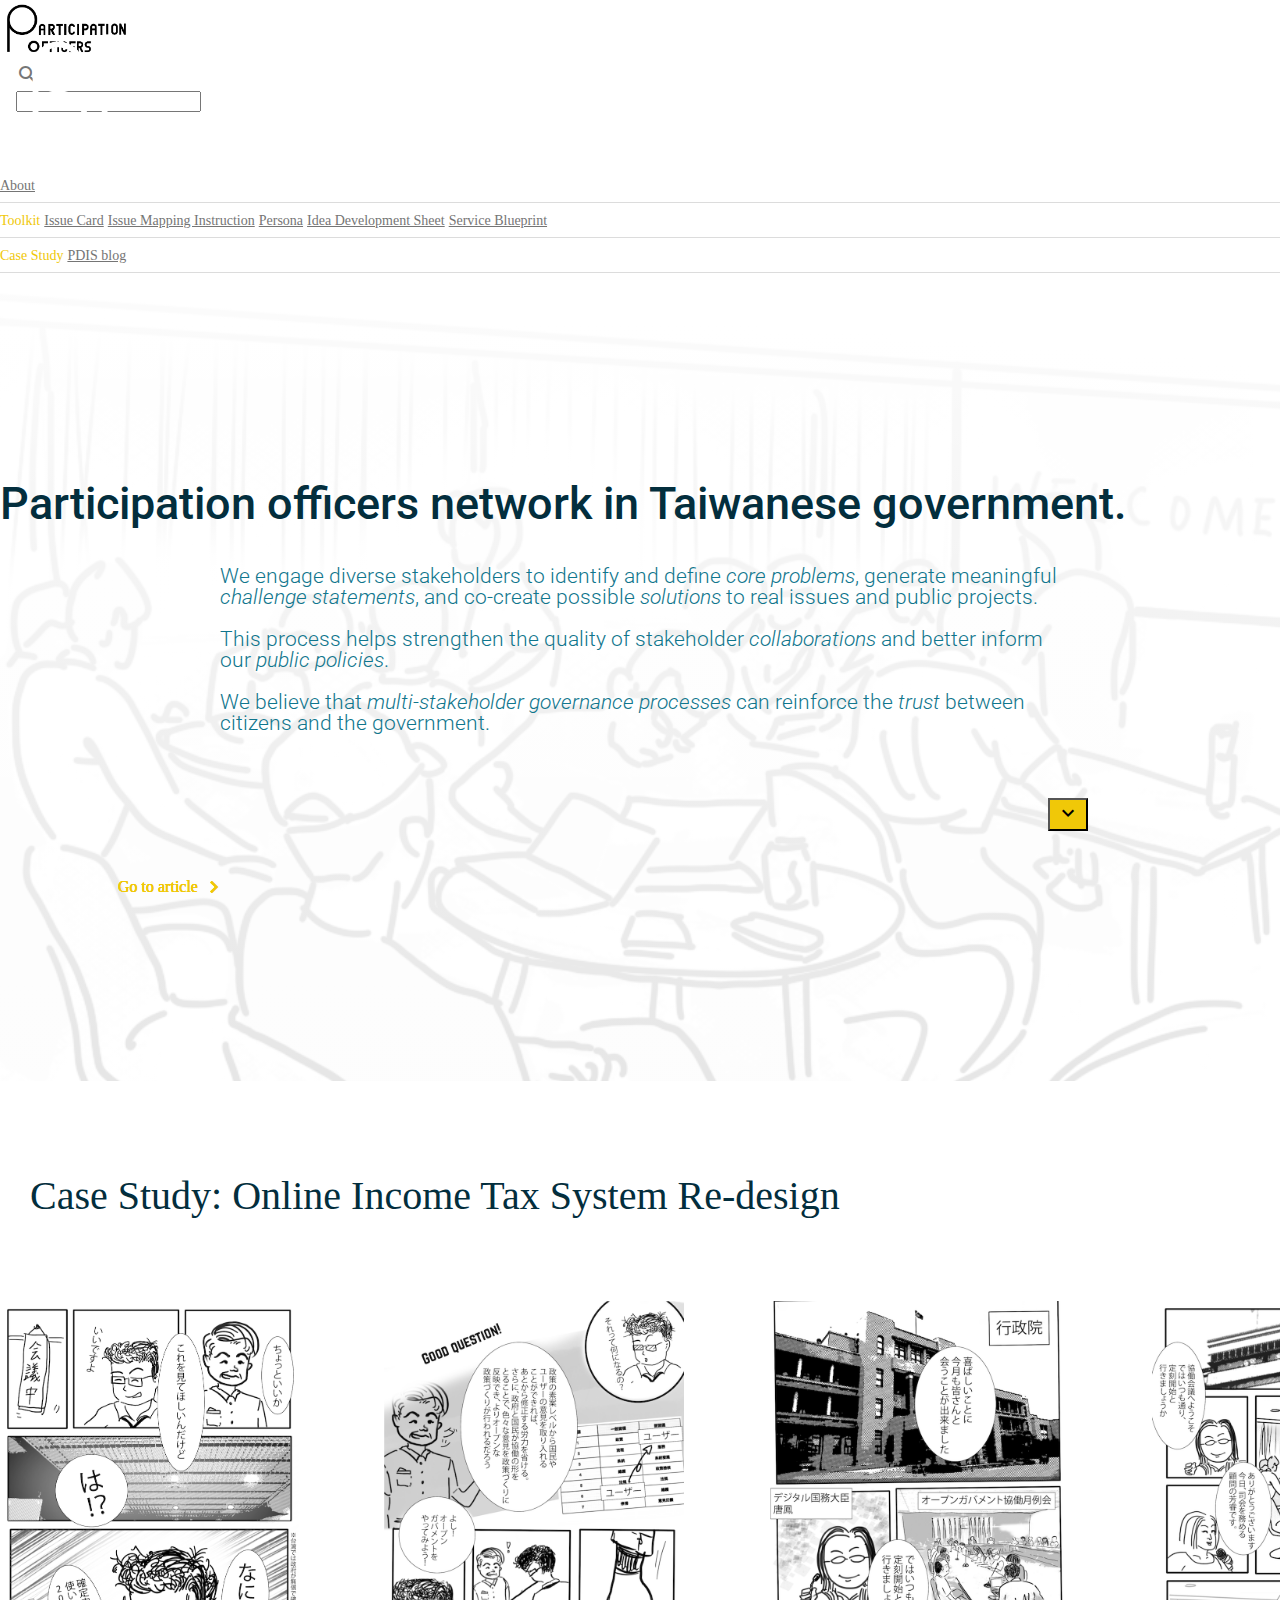
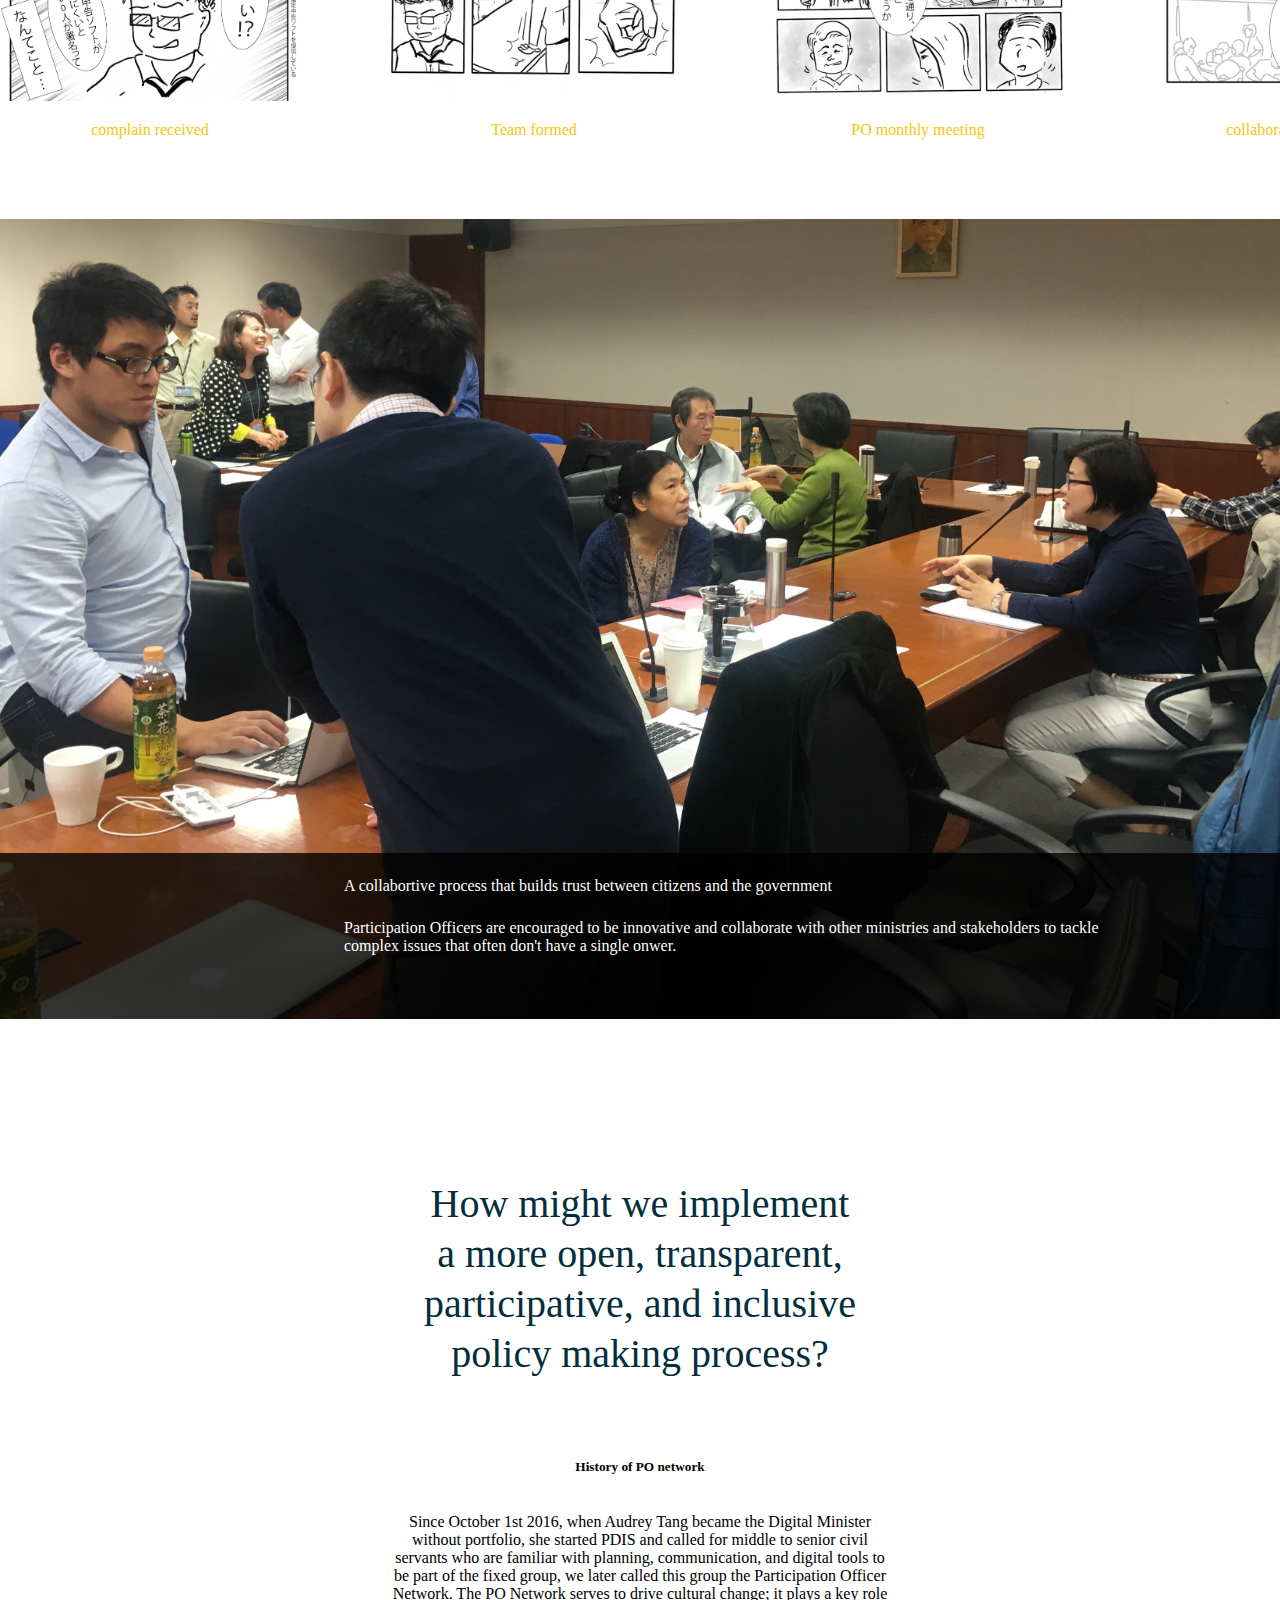
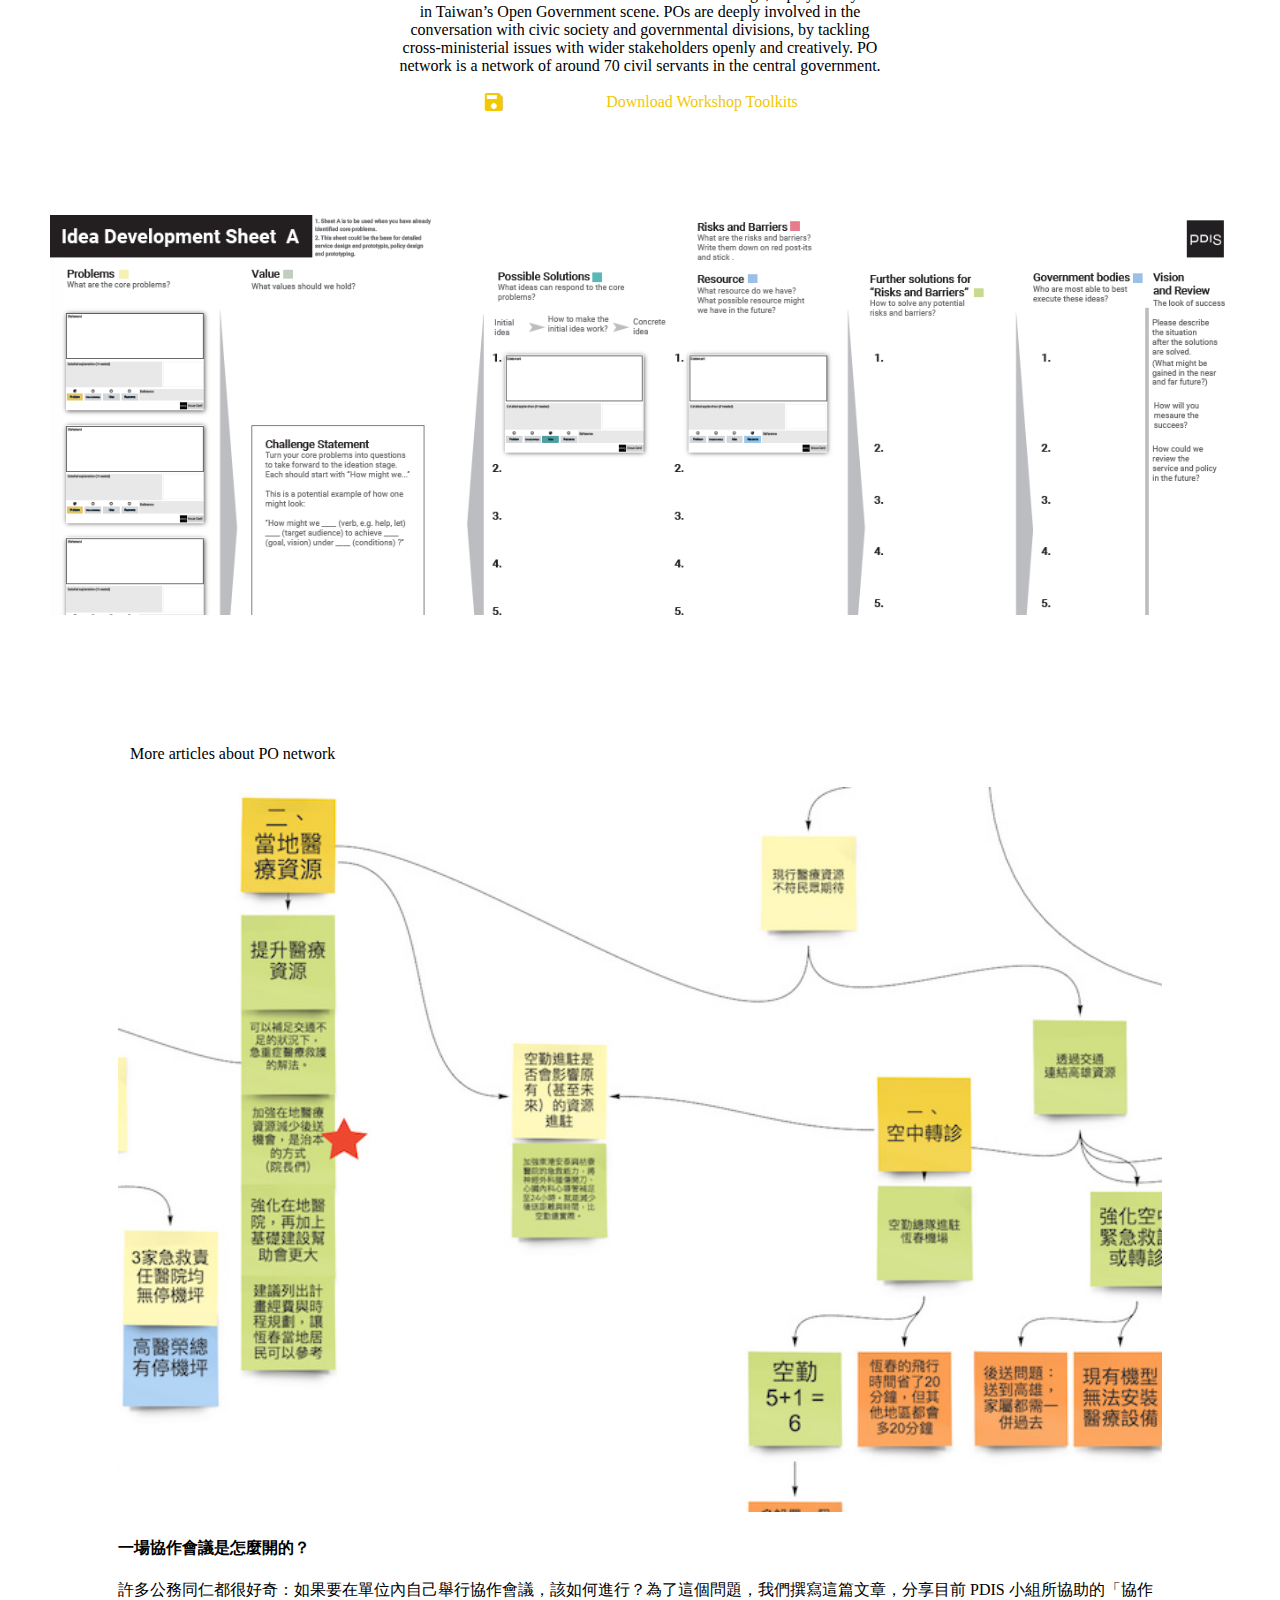
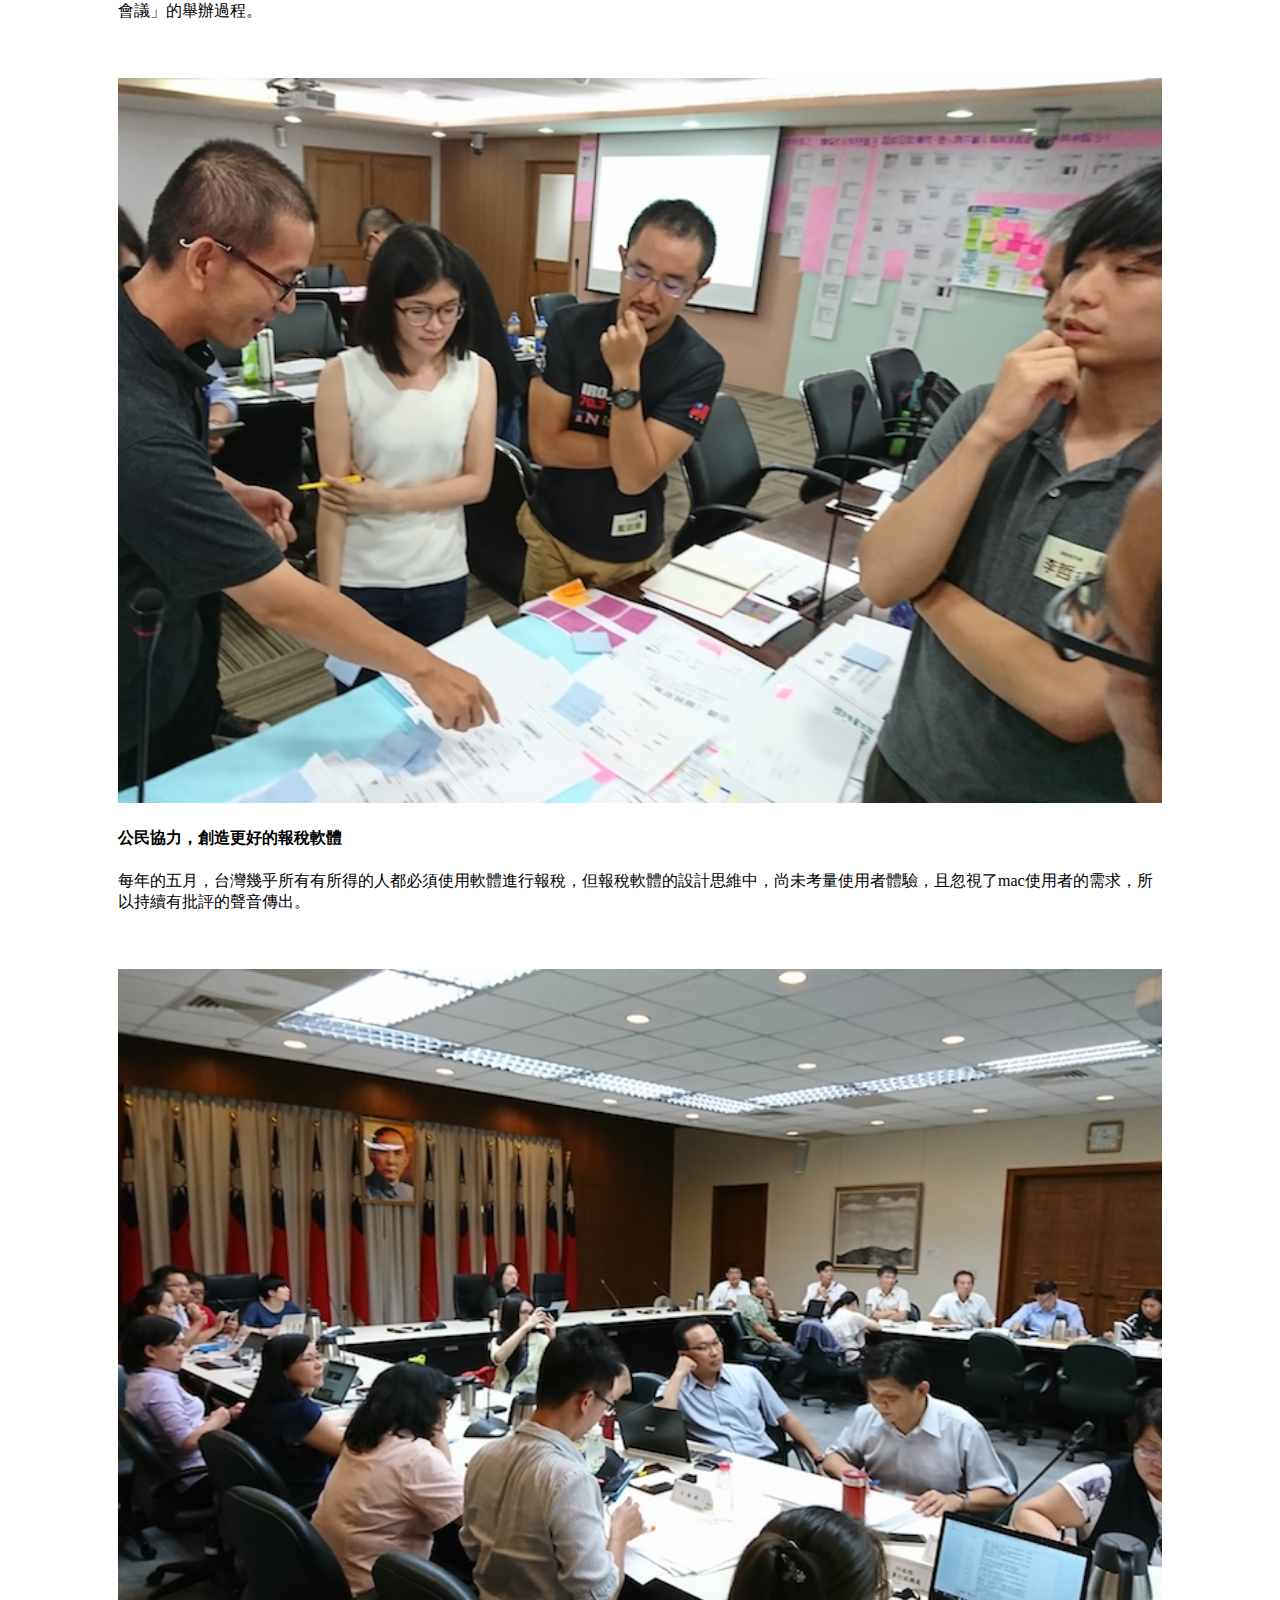
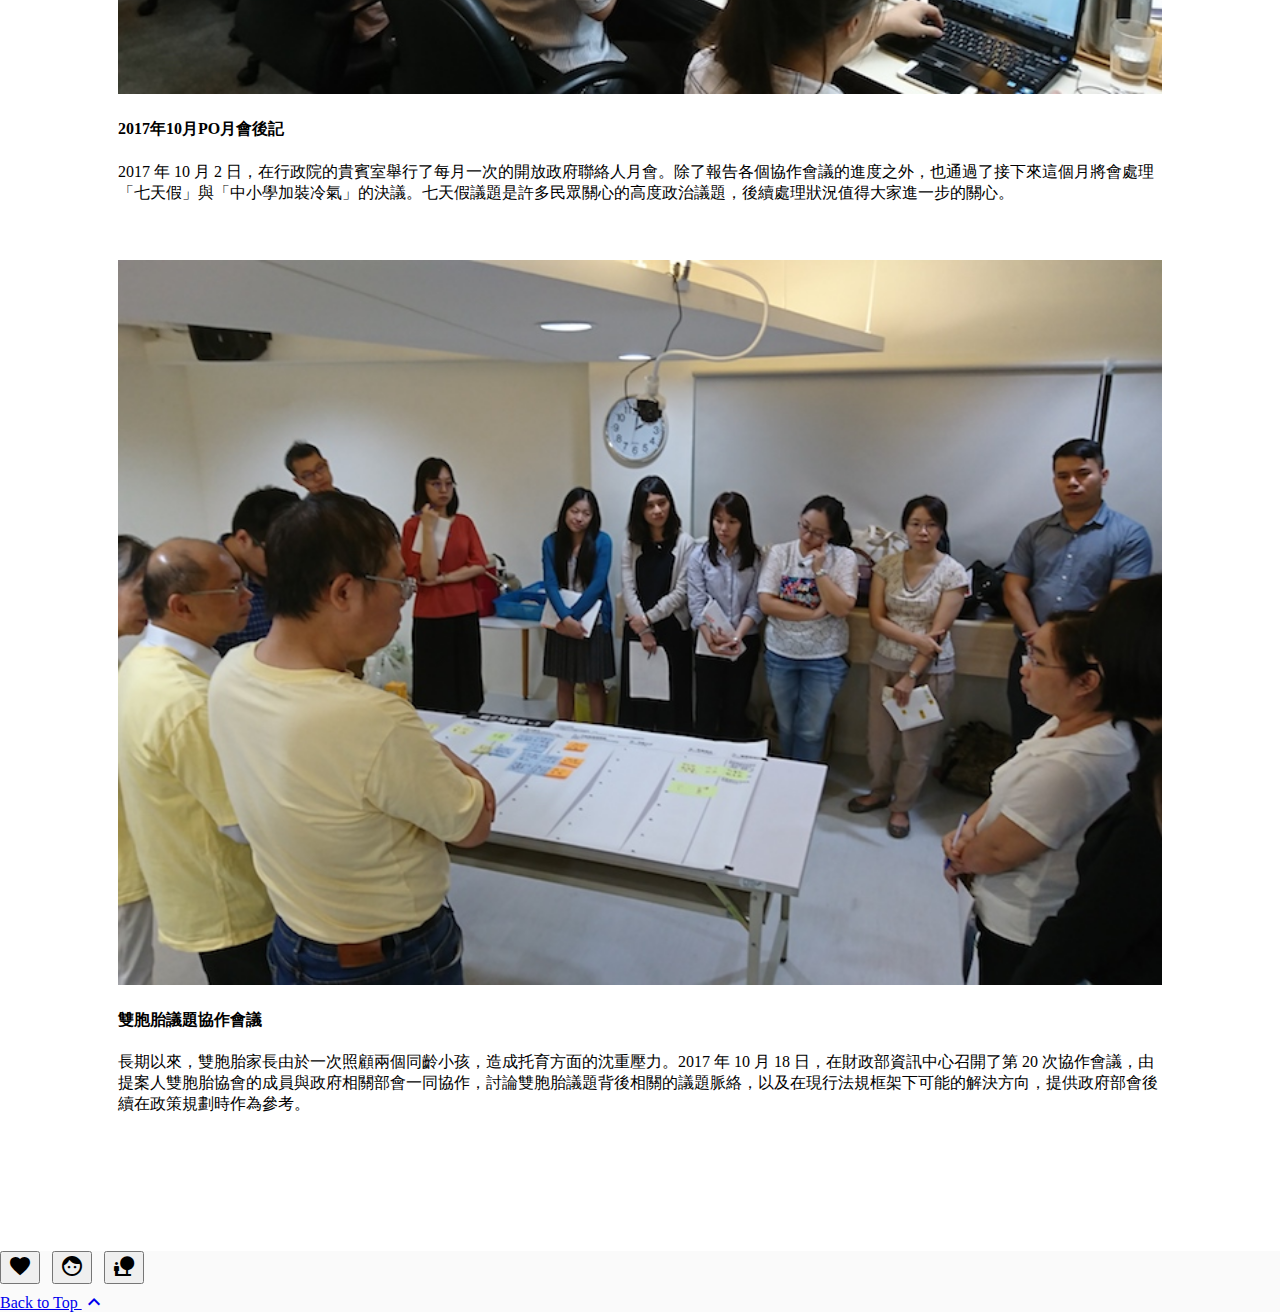
<file: index.html>
<!doctype html>
<!--
  Material Design Lite
  Copyright 2015 Google Inc. All rights reserved.

  Licensed under the Apache License, Version 2.0 (the "License");
  you may not use this file except in compliance with the License.
  You may obtain a copy of the License at

      https://www.apache.org/licenses/LICENSE-2.0

  Unless required by applicable law or agreed to in writing, software
  distributed under the License is distributed on an "AS IS" BASIS,
  WITHOUT WARRANTIES OR CONDITIONS OF ANY KIND, either express or implied.
  See the License for the specific language governing permissions and
  limitations under the License
-->

<html lang="en">
  <head>
    <meta charset="utf-8">
    <meta http-equiv="X-UA-Compatible" content="IE=edge">
    <meta name="description" content="Introducing PO network, a cross-ministries' network in Taiwanese government. ">
    <meta name="viewport" content="width=device-width, initial-scale=1.0, minimum-scale=1.0">
    <title>PO Network</title>

    <!-- Page styles -->
    <link rel="stylesheet" href="https://fonts.googleapis.com/css?family=Roboto:regular,bold,italic,thin,light,bolditalic,black,medium&amp;lang=en">
    <link rel="stylesheet" href="https://fonts.googleapis.com/icon?family=Material+Icons">
    <link rel="stylesheet" href="https://code.getmdl.io/1.3.0/material.min.css">
    <link rel="stylesheet" href="styles.css">
    <style>
    #view-source {
      position: fixed;
      display: block;
      right: 0;
      bottom: 0;
      margin-right: 40px;
      margin-bottom: 40px;
      z-index: 900;
    }
    </style>
  </head>
  <body>
    <div class="mdl-layout mdl-js-layout mdl-layout--fixed-header">

      <div class="android-header mdl-layout__header mdl-layout__header--waterfall">
        <div class="mdl-layout__header-row">
          <span class="android-title mdl-layout-title">
             <a href="./index.html"><img class="android-logo-image" src="images/po-logo.png"></a>
          </span>
          <!-- Add spacer, to align navigation to the right in desktop -->
          <div class="android-header-spacer mdl-layout-spacer"></div>
          <div class="android-search-box mdl-textfield mdl-js-textfield mdl-textfield--expandable mdl-textfield--floating-label mdl-textfield--align-right mdl-textfield--full-width">
            <label class="mdl-button mdl-js-button mdl-button--icon" for="search-field">
              <i class="material-icons">search</i>
            </label>
            <div class="mdl-textfield__expandable-holder">
              <input class="mdl-textfield__input" type="text" id="search-field">
            </div>
          </div>
          <!-- Navigation -->
          <div class="android-navigation-container">
            <nav class="android-navigation mdl-navigation">
              <a class="mdl-navigation__link mdl-typography--text-uppercase" href="./index.html">About</a>
               <a class="mdl-navigation__link mdl-typography--text-uppercase" href="./toolkit.html">Toolkit</a>
              <a class="mdl-navigation__link mdl-typography--text-uppercase" href="">Case study</a>
              <!-- <a class="mdl-navigation__link mdl-typography--text-uppercase" href="">TV</a>
              <a class="mdl-navigation__link mdl-typography--text-uppercase" href="">Auto</a>
              <a class="mdl-navigation__link mdl-typography--text-uppercase" href="">One</a>
              <a class="mdl-navigation__link mdl-typography--text-uppercase" href="">Play</a> -->
            </nav>
          </div>
          <span class="android-mobile-title mdl-layout-title">
            <img class="android-logo-image" src="images/po-logo.png">
          </span>
        </div>
      </div>

      <div class="android-drawer mdl-layout__drawer">
        <span class="mdl-layout-title">
          <img class="android-logo-image" src="images/po-logo-fill-white.png">
        </span>
        <nav class="mdl-navigation">
          <a class="mdl-navigation__link" href="">About</a>
          <!-- <a class="mdl-navigation__link" href="">Tablets</a>
          <a class="mdl-navigation__link" href="">Wear</a>
          <a class="mdl-navigation__link" href="">TV</a>
          <a class="mdl-navigation__link" href="">Auto</a>
          <a class="mdl-navigation__link" href="">One</a>
          <a class="mdl-navigation__link" href="">Play</a> -->
          <div class="android-drawer-separator"></div>
          <span class="mdl-navigation__link"><a href="./toolkit.html">Toolkit</a></span>
          <a class="mdl-navigation__link" href="">Issue Card</a>
          <a class="mdl-navigation__link" href="">Issue Mapping Instruction</a>
          <a class="mdl-navigation__link" href="">Persona</a>
          <a class="mdl-navigation__link" href="">Idea Development Sheet</a>
          <a class="mdl-navigation__link" href="">Service Blueprint</a>
          <div class="android-drawer-separator"></div>
          <span class="mdl-navigation__link" href="">Case Study</span>
          <a class="mdl-navigation__link" target="_blank" href="https://jk.pdis.nat.gov.tw/blog/">PDIS blog</a>
          <div class="android-drawer-separator"></div>
          <!-- <span class="mdl-navigation__link" href="">For developers</span>
          <a class="mdl-navigation__link" href="">App developer resources</a>
          <a class="mdl-navigation__link" href="">Android Open Source Project</a>
          <a class="mdl-navigation__link" href="">Android SDK</a> -->
        </nav>
      </div>

      <div class="android-content mdl-layout__content">
        <a name="top"></a>
        <div class="android-be-together-section mdl-typography--text-center">
          <div class="logo-font android-slogan">Participation officers network in Taiwanese government.</div>
          <div class="logo-font android-sub-slogan">
            We engage diverse stakeholders to
            identify and define <i>core problems</i>,
            generate meaningful <i>challenge statements</i>,
            and co-create possible <i>solutions</i>
            to real issues and public projects.
            <br><br>
            This process helps strengthen the quality of stakeholder <i>collaborations</i>
            and better inform our <i>public policies</i>.
            <br><br>
            We believe that <i>multi-stakeholder governance processes</i> can
            reinforce the <i>trust</i> between citizens and the government. </div>
          <div class="logo-font android-create-character">
            <!-- <a href=""><img src="images/andy.png"> create your android character</a> -->
          </div>

          <a href="#screens">
            <button class="android-fab mdl-button mdl-button--colored mdl-js-button mdl-button--fab mdl-js-ripple-effect">
              <i class="material-icons">expand_more</i>
            </button>
          </a>
        </div>
        <div class="android-screen-section mdl-typography--text-center">          
          <div class="slides-title">         
              Case Study:
              Online Income Tax System
              Re-design
            </div>
          <div class="android-screens">
            <div class="android-tv android-screen">
              <a class="android-image-link" href="">
                <img class="android-screen-image" src="images/po12_jp.png">
              </a>
              <a class="android-link mdl-typography--font-regular mdl-typography--text-uppercase" href="">complain received</a>
            </div>
            <div class="android-tv android-screen">
              <a class="android-image-link" href="">
                <img class="android-screen-image" src="images/po23_jp.png">
              </a>
              <a class="android-link mdl-typography--font-regular mdl-typography--text-uppercase" href="">Team formed</a>
            </div>
            <div class="android-tv android-screen">
              <a class="android-image-link" href="">
                <img class="android-screen-image" src="images/po31_jp.png">
              </a>
              <a class="android-link mdl-typography--font-regular mdl-typography--text-uppercase" href="">PO monthly meeting</a>
            </div>
            <div class="android-tv android-screen">
              <a class="android-image-link" href="">
                <img class="android-screen-image" src="images/po41_jp.png">
              </a>
              <a class="android-link mdl-typography--font-regular mdl-typography--text-uppercase" href="">collaboration workshop</a>
            </div>
            <div class="android-tv android-screen">
              <a class="android-image-link" href="">
                <img class="android-screen-image" src="images/po43_jp.png">
              </a>
              <a class="android-link mdl-typography--font-regular mdl-typography--text-uppercase" href="">all stakeholders collaborate</a>
            </div>
            <div class="android-tv android-screen">
                <a class="android-image-link" href="">
                  <img class="android-screen-image" src="images/po53_jp.png">
                </a>
                <a class="android-link mdl-typography--font-regular mdl-typography--text-uppercase " href="">Follow up workshops</a>
            </div>
            <div class="android-tv android-screen">
                <a class="android-image-link" href="">
                  <img class="android-screen-image" src="images/po61_jp.png">
                </a>
                <a class="android-link mdl-typography--font-regular mdl-typography--text-uppercase" href="">Deliver & Launch</a>
            </div>
            <div class="android-tv android-screen">
                <a class="android-image-link" href="">
                  <img class="android-screen-image" src="images/po63_jp.png">
                </a>
                <a class="android-link mdl-typography--font-regular mdl-typography--text-uppercase" href="">A more user friendly experience</a>
            </div>
          </div>
        </div>
        <div class="android-wear-section">
          <div class="android-wear-band">
            <div class="android-wear-band-text">
              <div class="mdl-typography--display-2 mdl-typography--font-thin">A collabortive process that builds trust between citizens and the government</div>
              <p class="mdl-typography--headline mdl-typography--font-thin">
               Participation Officers are encouraged to be innovative and collaborate with other ministries and stakeholders to tackle complex issues that often don't have a single onwer.
              </p>
              <p>
                <!-- <a class="mdl-typography--font-regular mdl-typography--text-uppercase android-alt-link" href="">
                  See what's new in the Play Store&nbsp;<i class="material-icons">chevron_right</i>
                </a> -->
              </p>
            </div>
          </div>
        </div>
        <div class="android-customized-section">
          
          <div class="android-customized-section-text">
            <div class="mdl-typography--font-light mdl-typography--display-3-color-contrast slides-title">
              How might we implement a more open, transparent, participative, and inclusive policy making process?
            </div>
            <h5>History of PO network</h5>
            <p class="mdl-typography--font-light mdl-typography--text-justify">
                Since October 1st 2016, when Audrey Tang became the Digital Minister without portfolio, she started PDIS and called for middle to senior civil servants who are familiar with planning, communication, and digital tools to be part of the fixed group, we later called this group the Participation Officer Network. The PO Network serves to drive cultural change; it plays a key role in Taiwan’s Open Government scene. POs are deeply involved in the conversation with civic society and governmental divisions, by tackling cross-ministerial issues with wider stakeholders openly and creatively. PO network is a network of around 70 civil servants in the central government. 
            </p>


            <div class="mdl-card__actions">
                <a class="android-link mdl-button mdl-js-button mdl-typography--text-uppercase" href="https://drive.google.com/drive/folders/1DuNM6ZO9fh_YbhI1js7JlTQVLtBxYww5?usp=sharing">
                  <i class="material-icons">save_alt</i> Download Workshop Toolkits
                </a>
             </div>
            
          </div>
        </div>
        <div class="android-customized-section">
          <div class="android-customized-section-image"></div>
        </div>
        
        <div class="android-more-section">
          <div class="android-section-title mdl-typography--display-1-color-contrast">More articles about PO network</div>
          <div class="android-card-container mdl-grid">
            <div class="mdl-cell mdl-cell--3-col mdl-cell--4-col-tablet mdl-cell--4-col-phone mdl-card mdl-shadow--3dp">
              <div class="mdl-card__media">
                <img src="images/article1.jpg">
              </div>
              <div class="mdl-card__title">
                 <h4 class="mdl-card__title-text">一場協作會議是怎麼開的？</h4>
              </div>
              <div class="mdl-card__supporting-text">
                <span class="mdl-typography--font-light mdl-typography--subhead">許多公務同仁都很好奇：如果要在單位內自己舉行協作會議，該如何進行？為了這個問題，我們撰寫這篇文章，分享目前 PDIS 小組所協助的「協作會議」的舉辦過程。</span>
              </div>
              <div class="mdl-card__actions">
                 <a class="android-link mdl-button mdl-js-button mdl-typography--text-uppercase" href="https://jk.pdis.nat.gov.tw/blog/%E4%B8%80%E5%A0%B4%E5%8D%94%E4%BD%9C%E6%9C%83%E8%AD%B0%E6%98%AF%E6%80%8E%E9%BA%BC%E9%96%8B%E7%9A%84/">
                   Go to article
                   <i class="material-icons">chevron_right</i>
                 </a>
              </div>
            </div>

            <div class="mdl-cell mdl-cell--3-col mdl-cell--4-col-tablet mdl-cell--4-col-phone mdl-card mdl-shadow--3dp">
              <div class="mdl-card__media">
                <img src="images/article2.JPG">
              </div>
              <div class="mdl-card__title">
                 <h4 class="mdl-card__title-text">公民協力，創造更好的報稅軟體</h4>
              </div>
              <div class="mdl-card__supporting-text">
                <span class="mdl-typography--font-light mdl-typography--subhead">每年的五月，台灣幾乎所有有所得的人都必須使用軟體進行報稅，但報稅軟體的設計思維中，尚未考量使用者體驗，且忽視了mac使用者的需求，所以持續有批評的聲音傳出。</span>
              </div>
              <div class="mdl-card__actions">
                 <a class="android-link mdl-button mdl-js-button mdl-typography--text-uppercase" href="https://jk.pdis.nat.gov.tw/blog/%E5%85%AC%E6%B0%91%E5%8D%94%E5%8A%9B-%E5%89%B5%E9%80%A0%E6%9B%B4%E5%A5%BD%E7%9A%84%E5%A0%B1%E7%A8%85%E8%BB%9F%E9%AB%94/">
                  Go to article
                   <i class="material-icons">chevron_right</i>
                 </a>
              </div>
            </div>

            <div class="mdl-cell mdl-cell--3-col mdl-cell--4-col-tablet mdl-cell--4-col-phone mdl-card mdl-shadow--3dp">
              <div class="mdl-card__media">
                <img src="images/article3.JPG">
              </div>
              <div class="mdl-card__title">
                 <h4 class="mdl-card__title-text">2017年10月PO月會後記</h4>
              </div>
              <div class="mdl-card__supporting-text">
                <span class="mdl-typography--font-light mdl-typography--subhead">2017 年 10 月 2 日，在行政院的貴賓室舉行了每月一次的開放政府聯絡人月會。除了報告各個協作會議的進度之外，也通過了接下來這個月將會處理「七天假」與「中小學加裝冷氣」的決議。七天假議題是許多民眾關心的高度政治議題，後續處理狀況值得大家進一步的關心。</span>
              </div>
              <div class="mdl-card__actions">
                 <a class="android-link mdl-button mdl-js-button mdl-typography--text-uppercase" href="https://jk.pdis.nat.gov.tw/blog/%E9%AB%98%E5%BA%A6%E6%94%BF%E6%B2%BB%E6%80%A7%E7%9A%84%E8%AD%B0%E9%A1%8C%E6%9C%89%E9%96%8B%E6%94%BE%E6%94%BF%E5%BA%9C%E7%9A%84%E7%A9%BA%E9%96%93%E5%97%8E-10%E6%9C%88PO%E6%9C%88%E6%9C%83%E5%BE%8C%E8%A8%98/">
                  Go to article
                   <i class="material-icons">chevron_right</i>
                 </a>
              </div>
            </div>

            <div class="mdl-cell mdl-cell--3-col mdl-cell--4-col-tablet mdl-cell--4-col-phone mdl-card mdl-shadow--3dp">
              <div class="mdl-card__media">
                <img src="images/article4.JPG">
              </div>
              <div class="mdl-card__title">
                 <h4 class="mdl-card__title-text">雙胞胎議題協作會議</h4>
              </div>
              <div class="mdl-card__supporting-text">
                <span class="mdl-typography--font-light mdl-typography--subhead">長期以來，雙胞胎家長由於一次照顧兩個同齡小孩，造成托育方面的沈重壓力。2017 年 10 月 18 日，在財政部資訊中心召開了第 20 次協作會議，由提案人雙胞胎協會的成員與政府相關部會一同協作，討論雙胞胎議題背後相關的議題脈絡，以及在現行法規框架下可能的解決方向，提供政府部會後續在政策規劃時作為參考。</span>
              </div>
              <div class="mdl-card__actions">
                 <a class="android-link mdl-button mdl-js-button mdl-typography--text-uppercase" href="https://jk.pdis.nat.gov.tw/blog/%E9%9B%99%E8%83%9E%E8%83%8E%E5%8D%94%E4%BD%9C%E6%9C%83%E8%AD%B0-%E8%AE%93%E6%94%BF%E5%BA%9C%E8%88%87%E6%B0%91%E7%9C%BE%E5%90%8C%E6%AD%A5%E8%B3%87%E8%A8%8A/">
                  Go to article
                   <i class="material-icons">chevron_right</i>
                 </a>
              </div>
            </div>
          </div>
        </div>

        <footer class="android-footer mdl-mega-footer">
          <div class="mdl-mega-footer--top-section">
            <div class="mdl-mega-footer--left-section">
              <button class="mdl-mega-footer--social-btn"><i class="material-icons">favorite</i></button>
              &nbsp;
              <button class="mdl-mega-footer--social-btn"><i class="material-icons">face</i></button>
              &nbsp;
              <button class="mdl-mega-footer--social-btn"><i class="material-icons">nature_people</i></button>
            </div>
            <div class="mdl-mega-footer--right-section">
              <a class="mdl-typography--font-light" href="#top">
                Back to Top
                <i class="material-icons">expand_less</i>
              </a>
            </div>
          </div>

          <!-- <div class="mdl-mega-footer--middle-section">
            <p class="mdl-typography--font-light">Satellite imagery: © 2014 Astrium, DigitalGlobe</p>
            <p class="mdl-typography--font-light">Some features and devices may not be available in all areas</p>
          </div> -->

          <!-- <div class="mdl-mega-footer--bottom-section">
            <a class="android-link android-link-menu mdl-typography--font-light" id="version-dropdown">
              Versions
              <i class="material-icons">arrow_drop_up</i>
            </a>
            <ul class="mdl-menu mdl-js-menu mdl-menu--top-left mdl-js-ripple-effect" for="version-dropdown">
              <li class="mdl-menu__item">5.0 Lollipop</li>
              <li class="mdl-menu__item">4.4 KitKat</li>
              <li class="mdl-menu__item">4.3 Jelly Bean</li>
              <li class="mdl-menu__item">Android History</li>
            </ul>
            <a class="android-link android-link-menu mdl-typography--font-light" id="developers-dropdown">
              For Developers
              <i class="material-icons">arrow_drop_up</i>
            </a>
            <ul class="mdl-menu mdl-js-menu mdl-menu--top-left mdl-js-ripple-effect" for="developers-dropdown">
              <li class="mdl-menu__item">App developer resources</li>
              <li class="mdl-menu__item">Android Open Source Project</li>
              <li class="mdl-menu__item">Android SDK</li>
              <li class="mdl-menu__item">Android for Work</li>
            </ul>
            <a class="android-link mdl-typography--font-light" href="">Blog</a>
            <a class="android-link mdl-typography--font-light" href="">Privacy Policy</a>
          </div> -->

        </footer>
      </div>
    </div>
    <!-- <a href="https://github.com/google/material-design-lite/blob/mdl-1.x/templates/android-dot-com/" target="_blank" id="view-source" class="mdl-button mdl-js-button mdl-button--raised mdl-js-ripple-effect mdl-color--accent mdl-color-text--accent-contrast">View Source</a> -->
    <script src="https://code.getmdl.io/1.3.0/material.min.js"></script>
  </body>
</html>
</file>
<file: styles.css>
/**
 * Copyright 2015 Google Inc. All Rights Reserved.
 *
 * Licensed under the Apache License, Version 2.0 (the "License");
 * you may not use this file except in compliance with the License.
 * You may obtain a copy of the License at
 *
 *      http://www.apache.org/licenses/LICENSE-2.0
 *
 * Unless required by applicable law or agreed to in writing, software
 * distributed under the License is distributed on an "AS IS" BASIS,
 * WITHOUT WARRANTIES OR CONDITIONS OF ANY KIND, either express or implied.
 * See the License for the specific language governing permissions and
 * limitations under the License.
 */

body {
  margin: 0;
}

/* Disable ugly boxes around images in IE10 */
a img{
  border: 0px;
}

::-moz-selection {
  background-color: #6ab344;
  color: #fff;
}

::selection {
  background-color: #f0c808;
  color: #fff;
}

.android-search-box .mdl-textfield__input {
  color: rgba(0, 0, 0, 0.87);
}

.android-header .mdl-menu__container {
  z-index: 50;
  margin: 0 !important;
}


.mdl-textfield--expandable {
  width: auto;
}

.android-fab {
  position: absolute;
  right: 15%;
  bottom: 250px;
  z-index: 3;
  background: #f0c808 !important;
  color: black !important;
}

.android-mobile-title {
  display: none !important;
}


.android-logo-image {
  /* height: 28px; */
  width: 140px;
}


.android-header {
  overflow: visible;
  background-color: white;
}

  .android-header .material-icons {
    color: #767777 !important;
  }

  .android-header .mdl-layout__drawer-button {
    background: transparent;
    color: #767777;
  }

  .android-header .mdl-navigation__link {
    color: #757575;
    font-weight: 700;
    font-size: 14px;
  }

  .android-navigation-container {
    /* Simple hack to make the overflow happen to the left instead... */
    direction: rtl;
    -webkit-order: 1;
        -ms-flex-order: 1;
            order: 1;
    width: 500px;
    transition: opacity 0.2s cubic-bezier(0.4, 0, 0.2, 1),
        width 0.2s cubic-bezier(0.4, 0, 0.2, 1);
  }

  .android-navigation {
    /* ... and now make sure the content is actually LTR */
    direction: ltr;
    -webkit-justify-content: flex-end;
        -ms-flex-pack: end;
            justify-content: flex-end;
    width: 800px;
  }

  .android-search-box.is-focused + .android-navigation-container {
    opacity: 0;
    width: 100px;
  }


  .android-navigation .mdl-navigation__link {
    display: inline-block;
    height: 60px;
    line-height: 68px;
    background-color: transparent !important;
    border-bottom: 4px solid transparent;
  }

    .android-navigation .mdl-navigation__link:hover {
      /* border-bottom: 4px solid #8bc34a; */
      border-bottom: 4px solid #f0c808;
    }

  .android-search-box {
    -webkit-order: 2;
        -ms-flex-order: 2;
            order: 2;
    margin-left: 16px;
    margin-right: 16px;
  }

  .android-more-button {
    -webkit-order: 3;
        -ms-flex-order: 3;
            order: 3;
  }


.android-drawer {
  border-right: none;
}

  .android-drawer-separator {
    height: 1px;
    background-color: #dcdcdc;
    margin: 8px 0;
  }

  .android-drawer .mdl-navigation__link.mdl-navigation__link {
    font-size: 14px;
    color: #757575;
  }

  .android-drawer span.mdl-navigation__link.mdl-navigation__link {

    color: #f0c808;
  }

  .android-drawer span.mdl-navigation__link.mdl-navigation__link a{
    /* color: #8bc34a; */
    /* color: #032e3d; */
    color: #f0c808;
    text-decoration: none;
  }

  .android-drawer .mdl-layout-title {
    position: relative;
    background: #10768d;
    /* background: #6ab344; */
    height: 160px;
  }

    .android-drawer .android-logo-image {
      position: absolute;
      bottom: 16px;
    }

.android-be-together-section {
  position: relative;
  
  height: 800px;
  width: auto;
  background-color: #f3f3f3;

  background: linear-gradient(rgba(255, 255, 255, 0.99), rgba(255, 255, 255, 0.9)),url('images/slide01.png') center 30% no-repeat;
  background-size: cover;
}


.logo-font {
  font-family: 'Roboto', 'Helvetica', 'Arial', sans-serif;
  line-height: 1;
  color: #10768d;
  font-weight: 300;
}

.android-slogan {
  font-size: 45px;
  padding-top: 200px;
  color: #032e3d;
  font-weight: 500;
}

.android-sub-slogan {
  font-size: 21px;
  padding-top: 40px;
  padding-left: 220px;
  padding-right: 220px;
}

.android-create-character {
  font-size: 21px;
  padding-top: 400px;
}

  .android-create-character a {
    text-decoration: none;
    color: #767777;
    font-weight: 300;
  }

.slides-title{
  color: #032e3d;
  font-weight: 500;
  font-size: 40px;
  margin: 30px;
  padding-bottom: 50px;
  line-height: 50px;
}

.android-screen-section {
  position: relative;
  padding-top: 60px;
  padding-bottom: 80px;
}

.android-screens {
  text-align: right;
  width: 100%;
  white-space: nowrap;
  overflow-x: auto;
}

.android-screen {
  text-align: center;
}

.android-screen .android-link {
  margin-top: 16px;
  display: block;
  z-index: 2;
}

.android-image-link {
  text-decoration: none;
}

.android-wear {
  display: inline-block;
  width: 160px;
  margin-right: 32px;
}

  .android-wear .android-screen-image {
    width: 40%;
    z-index: 1;
  }


.android-phone {
  display: inline-block;
  width: 64px;
  margin-right: 48px;
}

  .android-phone .android-screen-image {
    width: 100%;
    z-index: 1;
  }


.android-tablet {
  display: inline-block;
  width: 110px;
  margin-right: 64px;
}

  .android-tablet .android-screen-image {
    width: 100%;
    z-index: 1;
  }

  .android-tablet .android-link {
    display: block;
    z-index: 2;
  }


.android-tv {
  display: inline-block;
  width: 300px;
  margin-right: 80px;
}

  .android-tv .android-screen-image {
    width: 100%;
    z-index: 1;
  }


.android-auto {
  display: inline-block;
  width: 300px;
  overflow: hidden;
}

  .android-auto .android-screen-image {
    display: block;
    height: 300px;
    z-index: 1;
  }


.android-wear-section {
  position: relative;
  background: url('images/po3.jpg') center top no-repeat;
  background-size: cover;
  height: 800px;
}

.android-wear-band {
  position: absolute;
  bottom: 0;
  width: 100%;
  text-align: center;
  background-color: rgba(0,0,0,0.8);
}

.android-wear-band-text {
  max-width: 800px;
  margin-left: 25%;
  padding: 24px;
  text-align: left;
  color: white;
}

  .android-wear-band-text p {
    padding-top: 8px;
  }

.android-link {
  text-decoration: none;
  color: #f0c808 !important;
}

  .android-link:hover {
    color: #10768d !important;
  }

  .android-link .material-icons {
    position: relative;
    top: -1px;
    vertical-align: middle;
  }

.android-alt-link {
  text-decoration: none;
  color: #64ffda !important;
  font-size: 16px;
}

  .android-alt-link:hover {
    color: #00bfa5 !important;
  }

  .android-alt-link .material-icons {
    position: relative;
    top: 6px;
  }

.android-customized-section {
  text-align: center;
  padding: 50px;
}

.android-customized-section-text {
  max-width: 500px;
  margin-left: auto;
  margin-right: auto;
  padding: 80px 16px 0 16px;
}

  .android-customized-section-text p {
    padding-top: 16px;
    max-width: 800px;
  }

.android-customized-section-image {
  background: url('images/idea_development_sheet.png') center top no-repeat;
  background-size: cover;
  height: 400px;
}

.android-more-section {
  padding: 80px 0;
  max-width: 1044px;
  margin-left: auto;
  margin-right: auto;
}

  .android-more-section .android-section-title {
    margin-left: 12px;
    padding-bottom: 24px;
  }

.android-card-container {
}

  .android-card-container .mdl-card__media {
    overflow: hidden;
    background: transparent;
  }

    .android-card-container .mdl-card__media img {
      width: 100%;
    }

  .android-card-container .mdl-card__title {
    background: transparent;
    height: auto;
  }

  .android-card-container .mdl-card__title-text {
    color: black;
    height: auto;
  }

  .android-card-container .mdl-card__supporting-text {
    height: auto;
    color: black;
    padding-bottom: 56px;
  }

  .android-card-container .mdl-card__actions {
    position: absolute;
    bottom: 0;
  }

  .android-card-container .mdl-card__actions a {
    border-top: none;
    font-size: 16px;
  }

.android-footer {
  background-color: #fafafa;
  position: relative;
}

  .android-footer a:hover {
    color: #8bc34a;
  }

  .android-footer .mdl-mega-footer--top-section::after {
    border-bottom: none;
  }

  .android-footer .mdl-mega-footer--middle-section::after {
    border-bottom: none;
  }

  .android-footer .mdl-mega-footer--bottom-section {
    position: relative;
  }

  .android-footer .mdl-mega-footer--bottom-section a {
    margin-right: 2em;
  }

  .android-footer .mdl-mega-footer--right-section a .material-icons {
    position: relative;
    top: 6px;
  }


.android-link-menu:hover {
  cursor: pointer;
}


/**** Mobile layout ****/
@media (max-width: 900px) {
  .android-navigation-container {
    display: none;
  }

  .android-title {
    display: none !important;
  }

  .android-mobile-title {
    display: block !important;
    position: absolute;
    left: calc(50% - 70px);
    transition: opacity 0.2s cubic-bezier(0.4, 0, 0.2, 1);
  }

  /* WebViews in iOS 9 break the "~" operator, and WebViews in OS X 10.10 break
     consecutive "+" operators in some cases. Therefore, we need to use both
     here to cover all the bases. */
  .android.android-search-box.is-focused ~ .android-mobile-title,
  .android-search-box.is-focused + .android-navigation-container + .android-mobile-title {
    opacity: 0;
  }

  .android-more-button {
    display: none;
  }

  .android-search-box.is-focused {
    width: calc(100% - 48px);
  }

  .android-search-box .mdl-textfield__expandable-holder {
    width: 100%;
  }

  .android-be-together-section {
    height: 350px;
  }

  .android-slogan {
    font-size: 26px;
    margin: 0 16px;
    padding-top: 24px;
  }

  .android-sub-slogan {
    font-size: 16px;
    margin: 0 16px;
    padding: 50px 0 0 0;
  }

  .android-create-character {
    padding-top: 200px;
    font-size: 16px;
  }

  .android-create-character img {
    height: 12px;
  }

  .android-fab {
    display: none;
  }

  .android-wear-band-text {
    margin-left: 0;
    padding: 16px;
  }

  .android-footer .mdl-mega-footer--bottom-section {
    display: none;
  }
}
</file>
